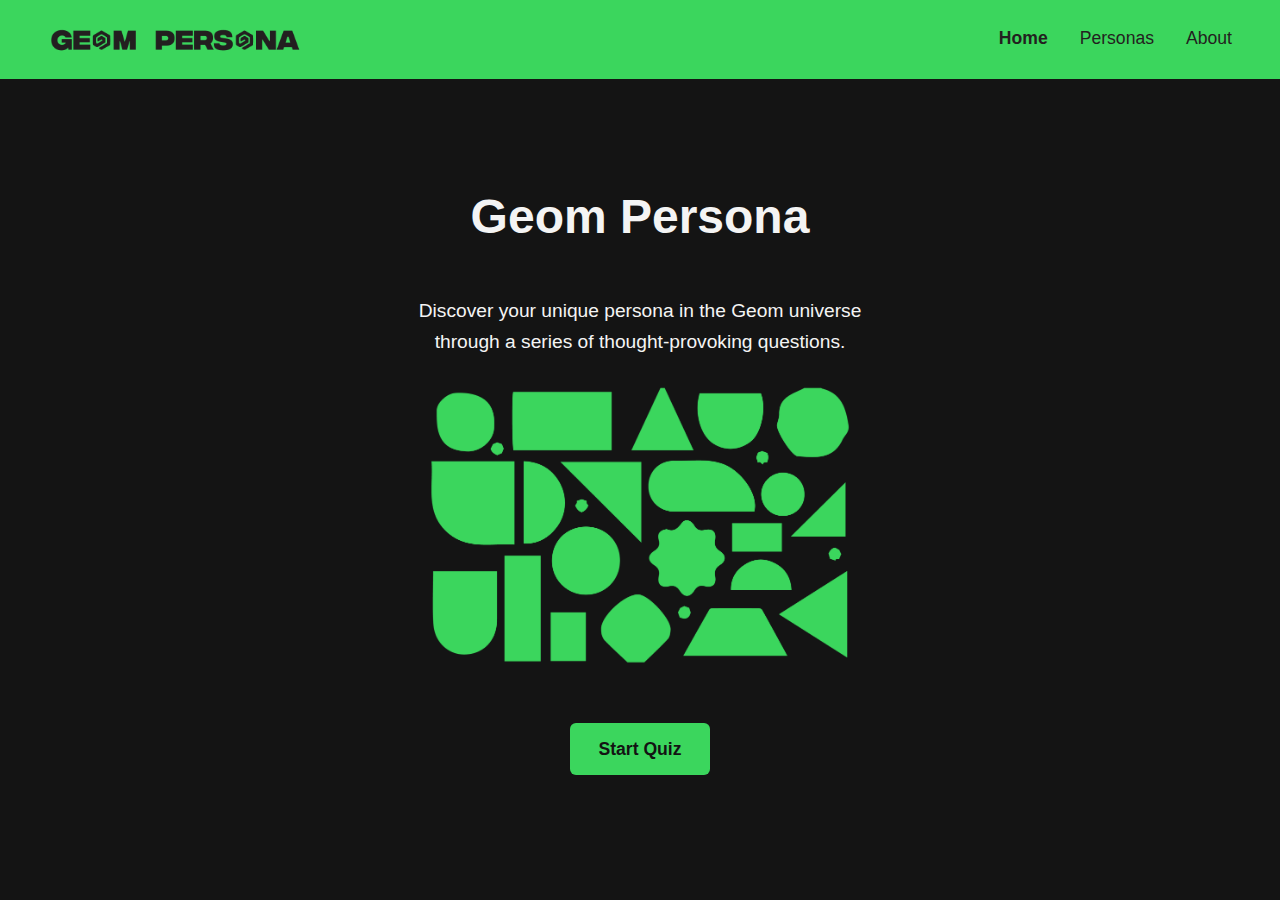
<file: index.html>
<!DOCTYPE html>
<html lang="en">
<head>
  <meta charset="UTF-8" />
  <meta name="viewport" content="width=device-width, initial-scale=1.0" />
  <title>Geom Persona</title>
  <link rel="stylesheet" href="styles.css" />
  <link rel="icon" href="img/window-logo-03.jpg" type="image/png">

  <meta name="google-site-verification" content="IeScyxXoXU30m2kM8QmAi6iOW16H9VBjpSIyrIDU1bo" />
  
</head>

<body>

  <nav class="navbar">
  <div class="nav-logo">
    <img src="img/logo-01.png" alt="Geom Persona Logo" style="width:20vw;vertical-align:middle;">
  </div>
  <ul class="nav-links">
    <li><a href="index.html" style="font-weight: bold;">Home</a></li>
    <li><a href="personas.html">Personas</a></li>
    <li><a href="about.html">About</a></li>
  </ul>
</nav>

  <div class="container">
    <h1 class="start-title">Geom Persona</h1>
    <div class="descbox">
    <p class="start-description">Discover your unique persona in the Geom universe through a series of thought-provoking questions.</p>
    <img src="img/start-pic-02.png" alt="Shapes Logo" class="start-pic">
    </div>
    <a href="quiz.html" id="startBtn" class="start-btn">Start Quiz</a>
</body>
</html>
</file>
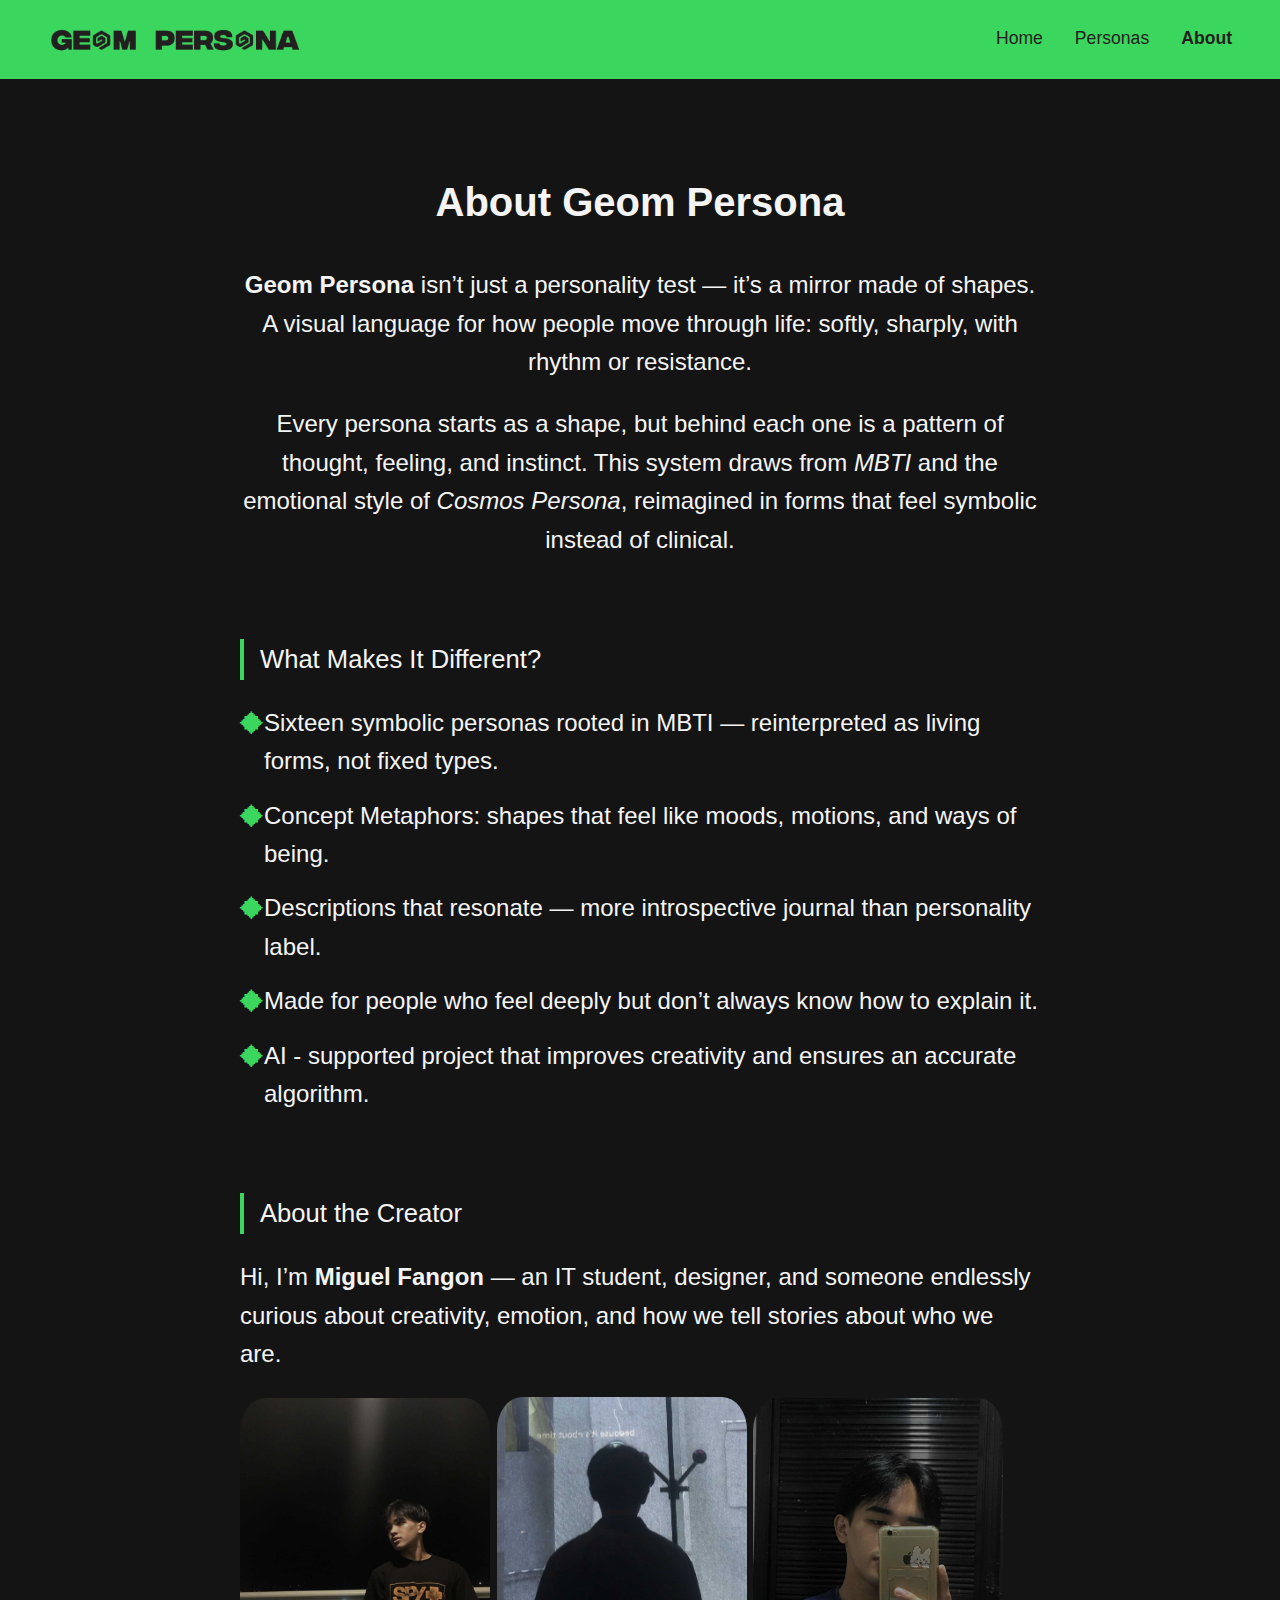
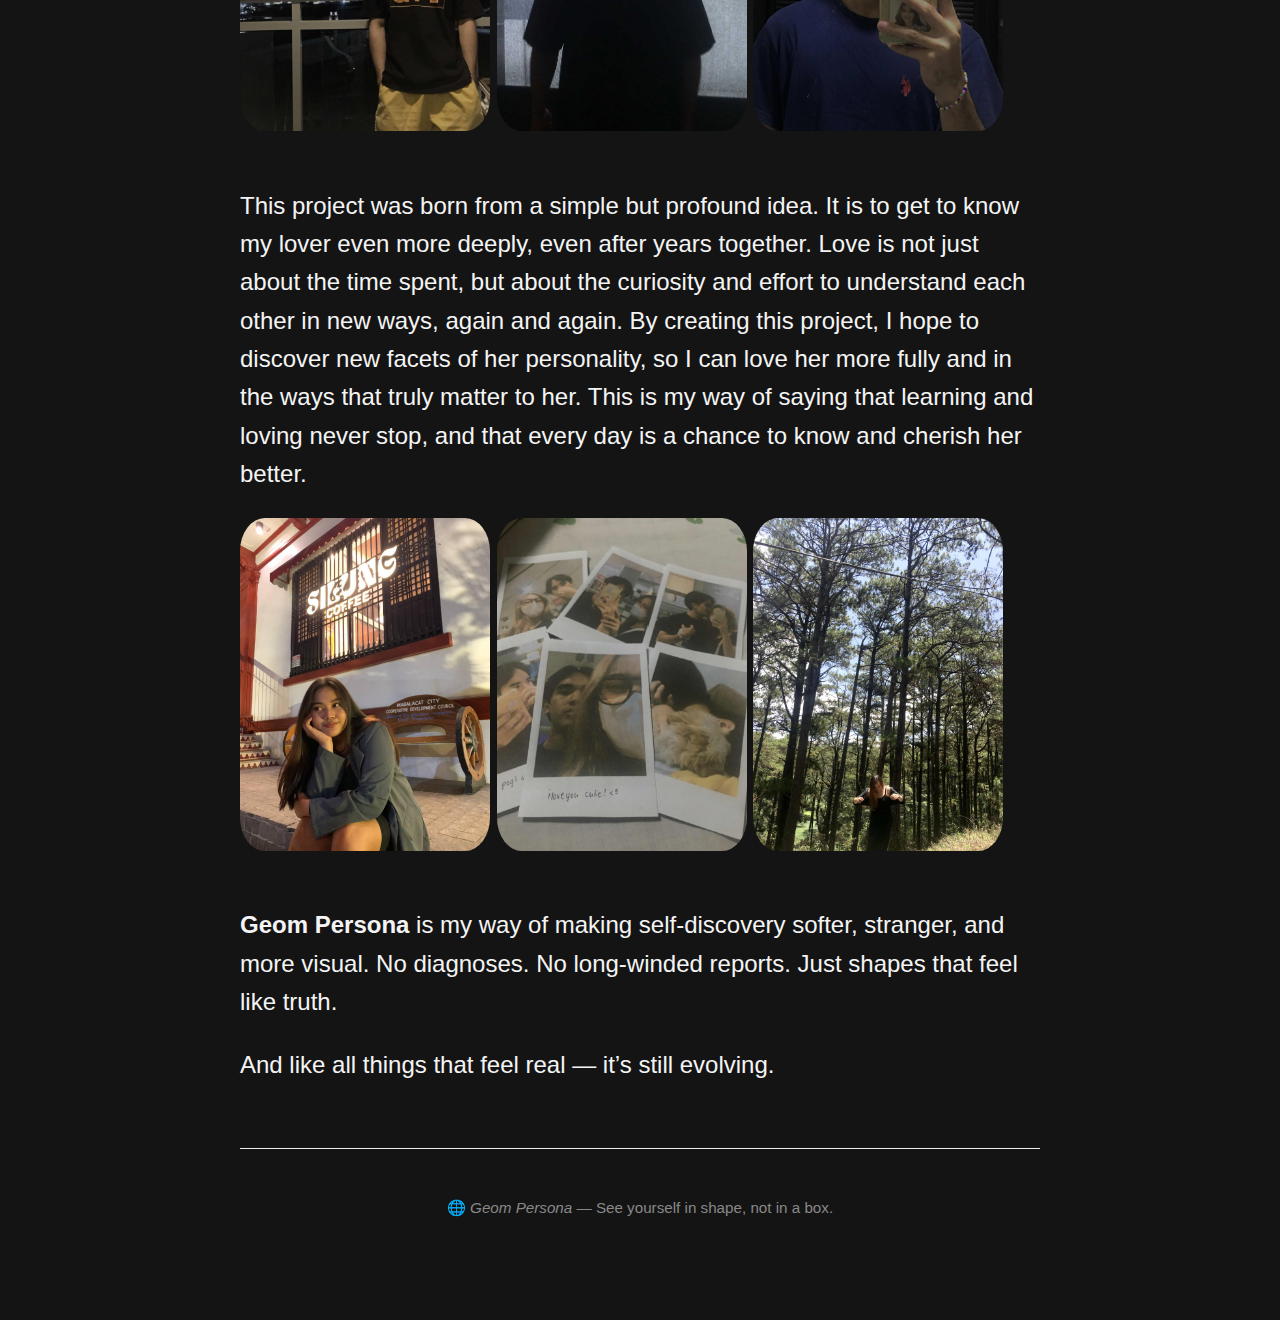
<file: about.html>
<!DOCTYPE html>
<html lang="en">
<head>
  <meta charset="UTF-8">
  <meta name="viewport" content="width=device-width, initial-scale=1">
  <title>About Geom Persona</title>
  <link rel="stylesheet" href="styles.css" />
  <link rel="icon" href="img/window-logo-03.jpg" type="image/png">
</head>
<body>

<nav class="navbar">
  <div class="nav-logo">
    <img src="img/logo-01.png" alt="Geom Persona Logo" style="width:20vw;vertical-align:middle;">
  </div>
  <ul class="nav-links">
    <li><a href="index.html">Home</a></li>
    <li><a href="personas.html">Personas</a></li>
    <li><a href="about.html" style="font-weight: bold;">About</a></li>
  </ul>
</nav>

<section class="about-container section-light">
  <h1 class="section-title">About Geom Persona</h1>

  <p class="intro-text"><strong>Geom Persona</strong> isn’t just a personality test — it’s a mirror made of shapes. A visual language for how people move through life: softly, sharply, with rhythm or resistance.</p>

  <p class="intro-text">Every persona starts as a shape, but behind each one is a pattern of thought, feeling, and instinct. This system draws from <em>MBTI</em> and the emotional style of <em>Cosmos Persona</em>, reimagined in forms that feel symbolic instead of clinical.</p>

  <h2 class="subheading">What Makes It Different?</h2>
  <ul class="feature-list">
    <li> Sixteen symbolic personas rooted in MBTI — reinterpreted as living forms, not fixed types.</li>
    <li> Concept Metaphors: shapes that feel like moods, motions, and ways of being.</li>
    <li> Descriptions that resonate — more introspective journal than personality label.</li>
    <li> Made for people who feel deeply but don’t always know how to explain it.</li>
    <li> AI - supported project that improves creativity and ensures an accurate algorithm.</li>
  </ul>

  <h2 class="subheading">About the Creator</h2>
  <p class="creator-text">Hi, I’m <strong>Miguel Fangon</strong> — an IT student, designer, and someone endlessly curious about creativity, emotion, and how we tell stories about who we are.</p>

  <img src="img/my-img.jpg" alt="About the Creator" style="max-width:250px; border-radius:10%; margin-bottom:20px;">
  <img src="img/my-img2.jpg" alt="About the Creator" style="max-width:250px; border-radius:10%; margin-bottom:20px;">
  <img src="img/my-img3.jpg" alt="About the Creator" style="max-width:250px; border-radius:10%; margin-bottom:20px;">
  <p>
    This project was born from a simple but profound idea. It is to get to know my lover even more deeply, even after years together. Love is not just about the time spent, but about the curiosity and effort to understand each other in new ways, again and again. By creating this project, I hope to discover new facets of her personality, so I can love her more fully and in the ways that truly matter to her. This is my way of saying that learning and loving never stop, and that every day is a chance to know and cherish her better.
  </p>

  <img src="img/about-img2.jpg" alt="About the Creator" style="max-width:250px; border-radius:10%; margin-bottom:20px;">
  <img src="img/about-img.jpg" alt="About the Creator" style="max-width:250px; border-radius:10%; margin-bottom:20px;">
  <img src="img/about-img3.jpg" alt="About the Creator" style="max-width:250px; border-radius:10%; margin-bottom:20px;">

  <p class="creator-text"><strong>Geom Persona</strong> is my way of making self-discovery softer, stranger, and more visual. No diagnoses. No long-winded reports. Just shapes that feel like truth.</p>

  <p class="creator-text">And like all things that feel real — it’s still evolving.</p>

  <footer class="about-footer">
    <p>🌐 <em>Geom Persona</em> — See yourself in shape, not in a box.</p>
  </footer>
</section>



</body>
</html>
</file>
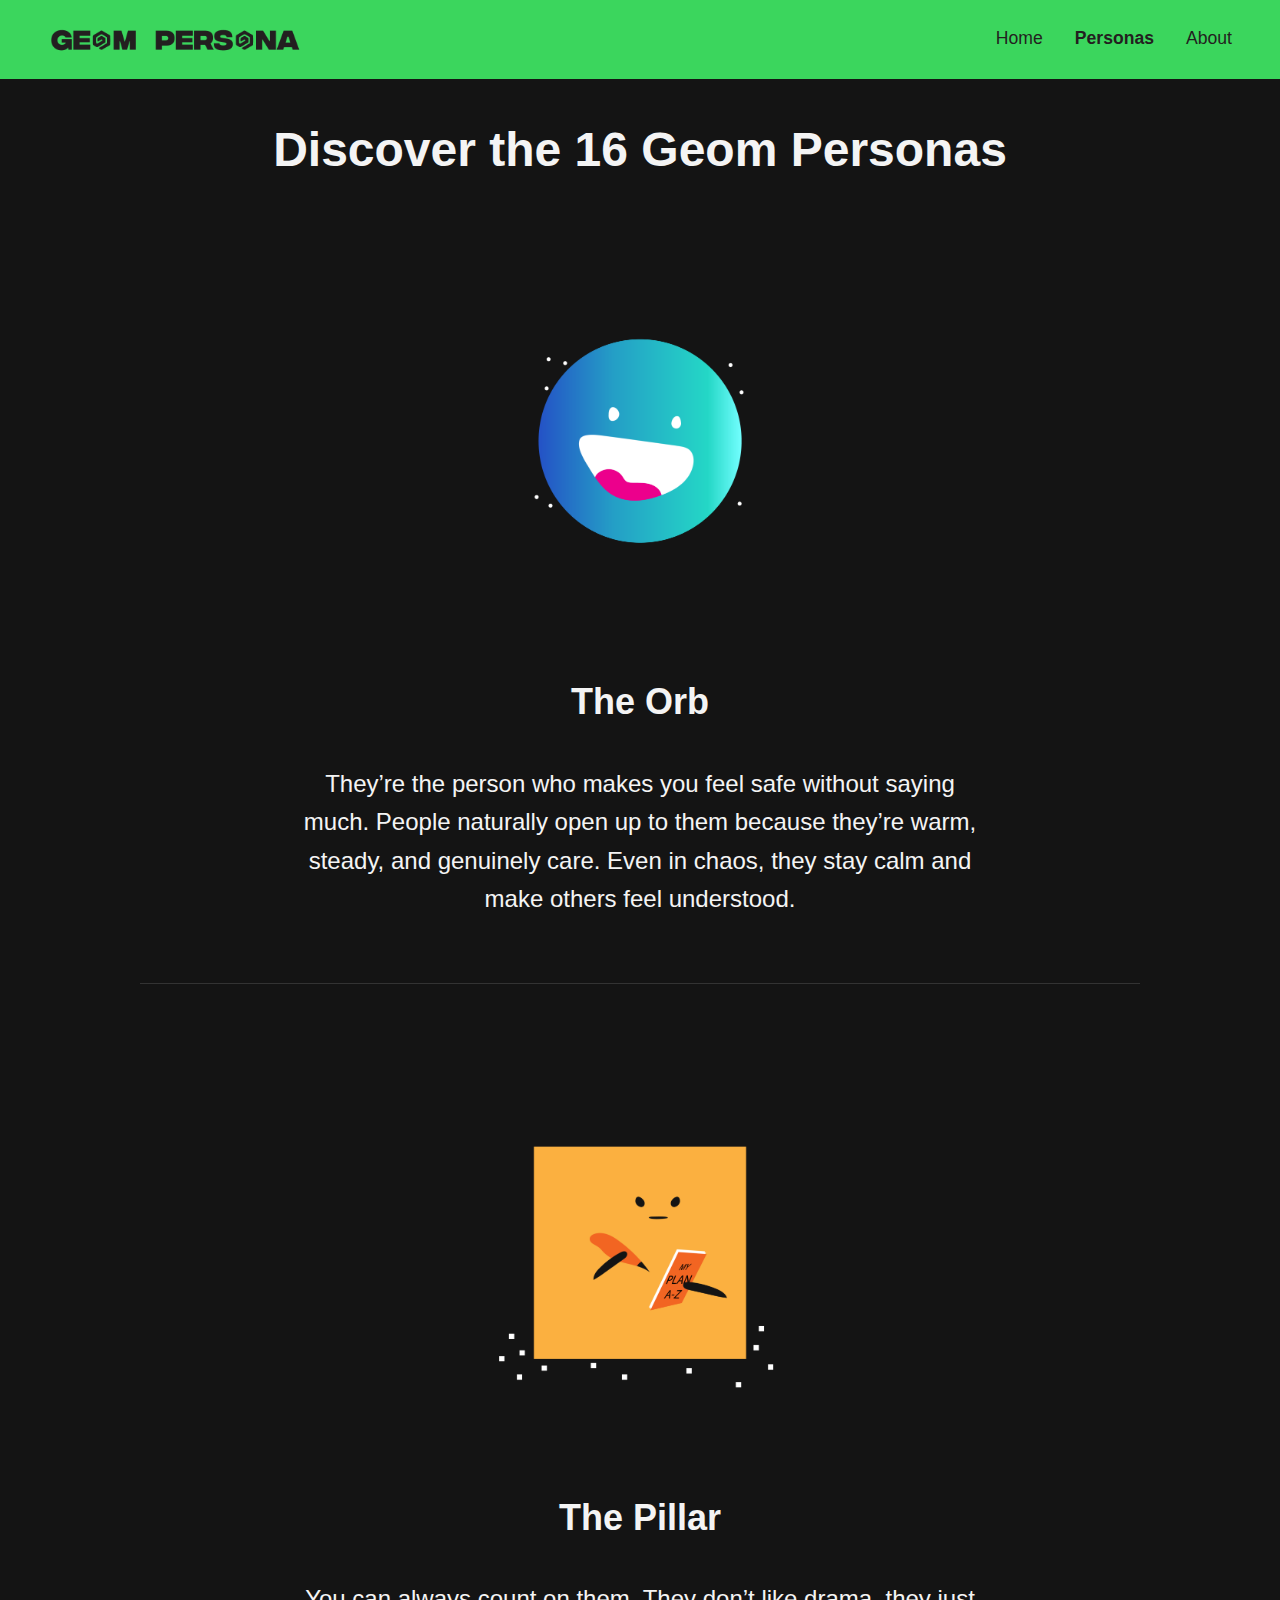
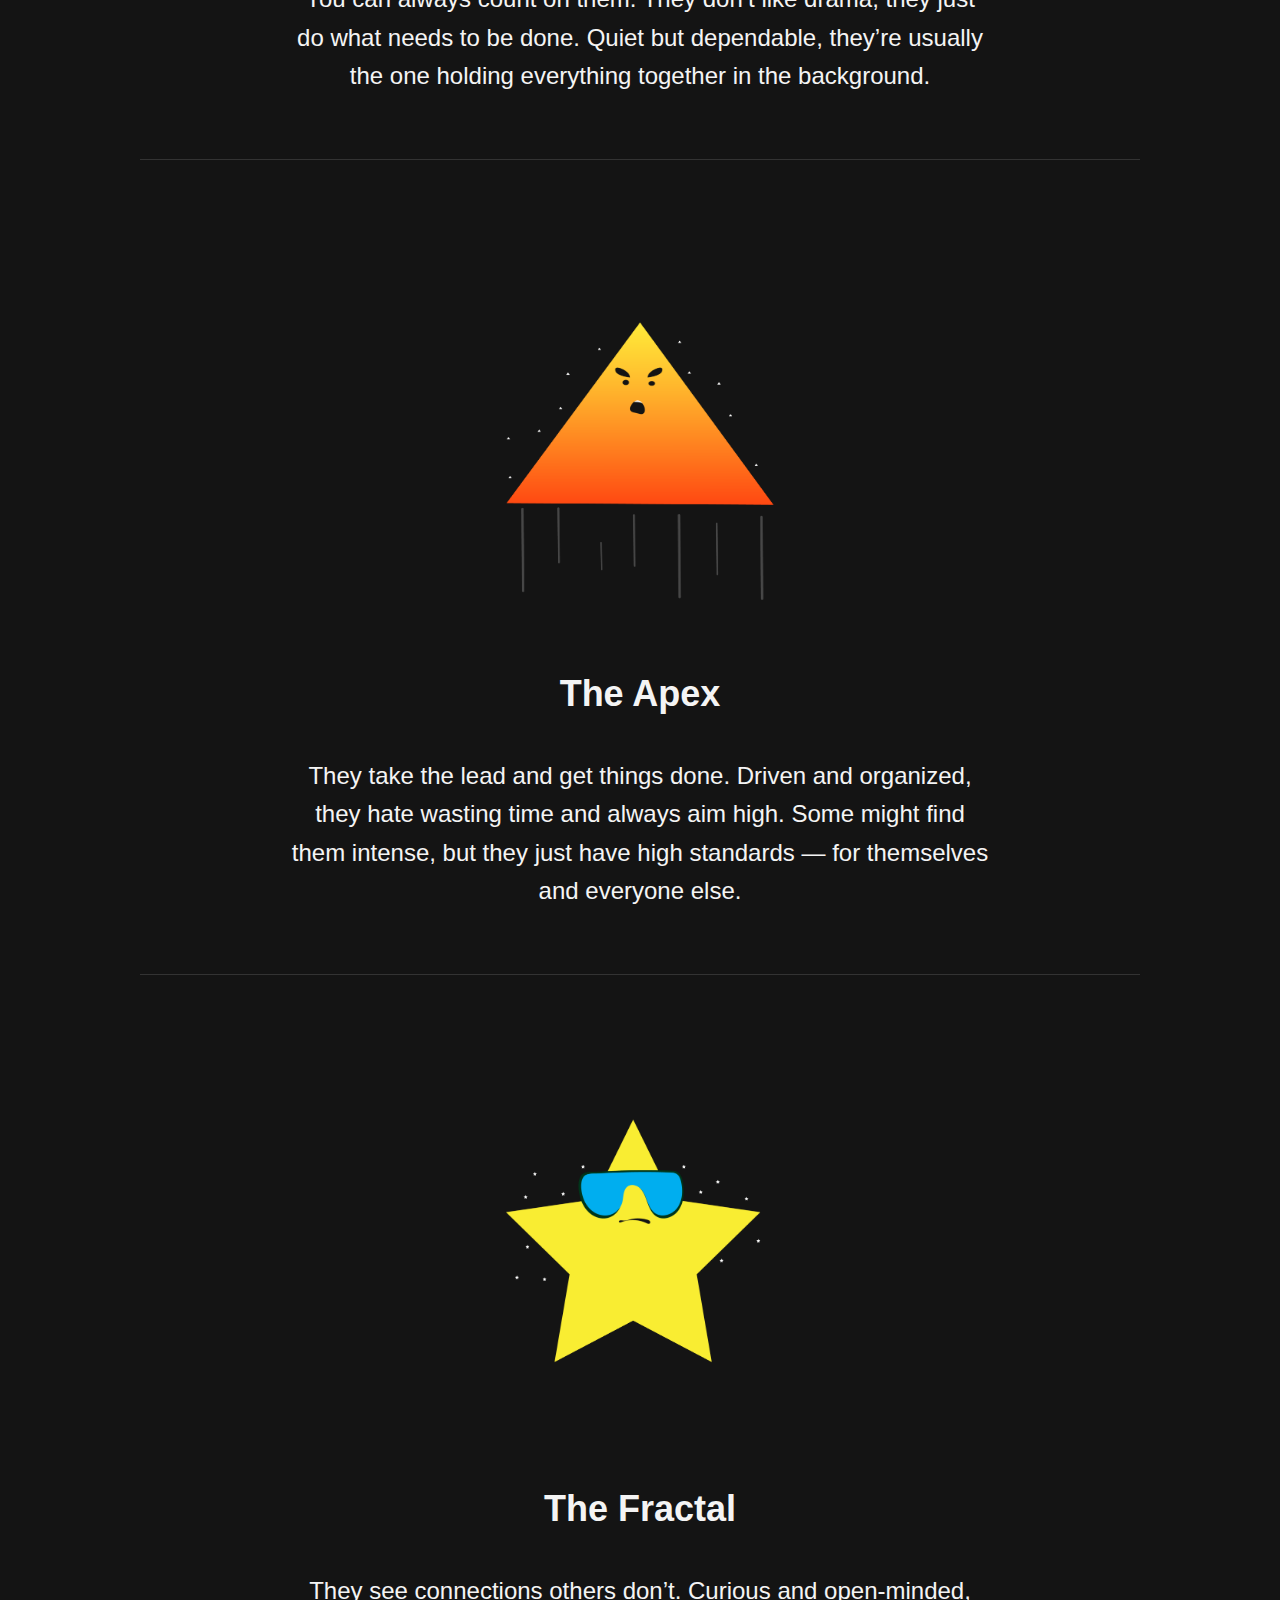
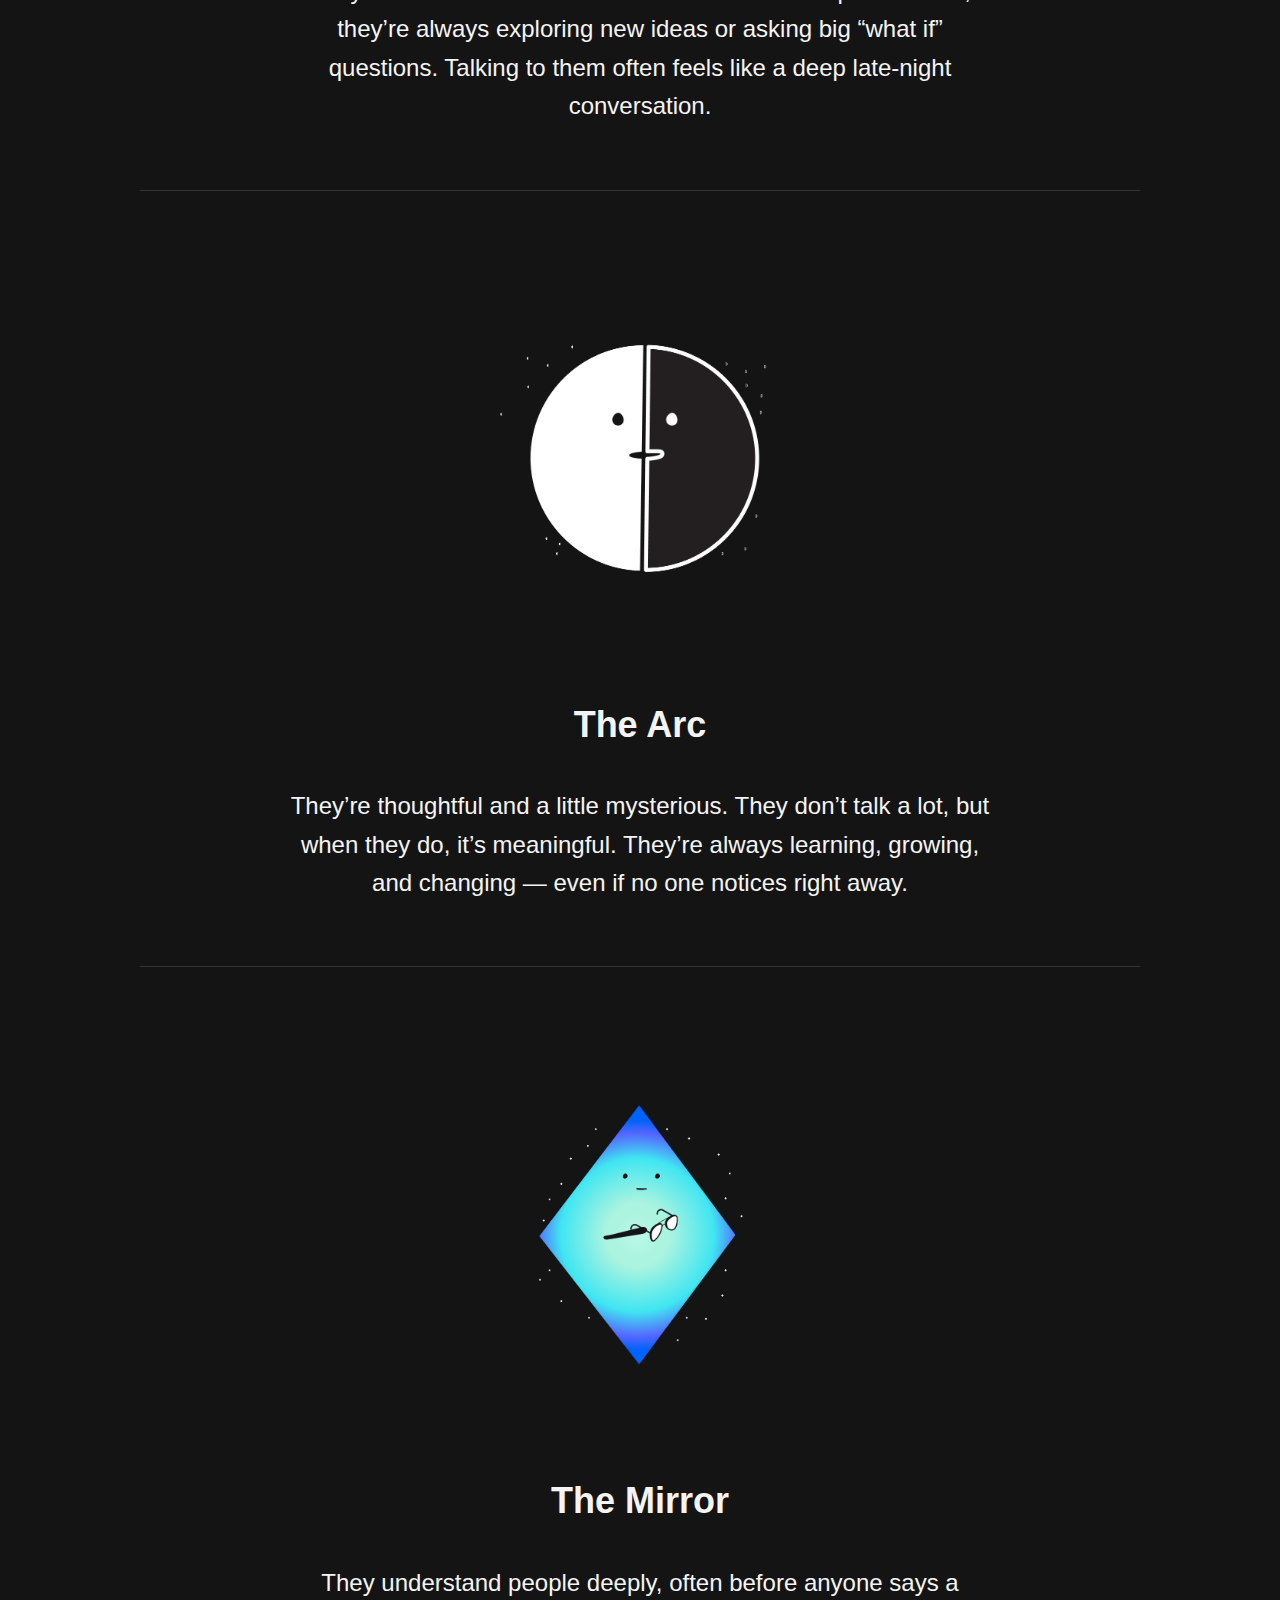
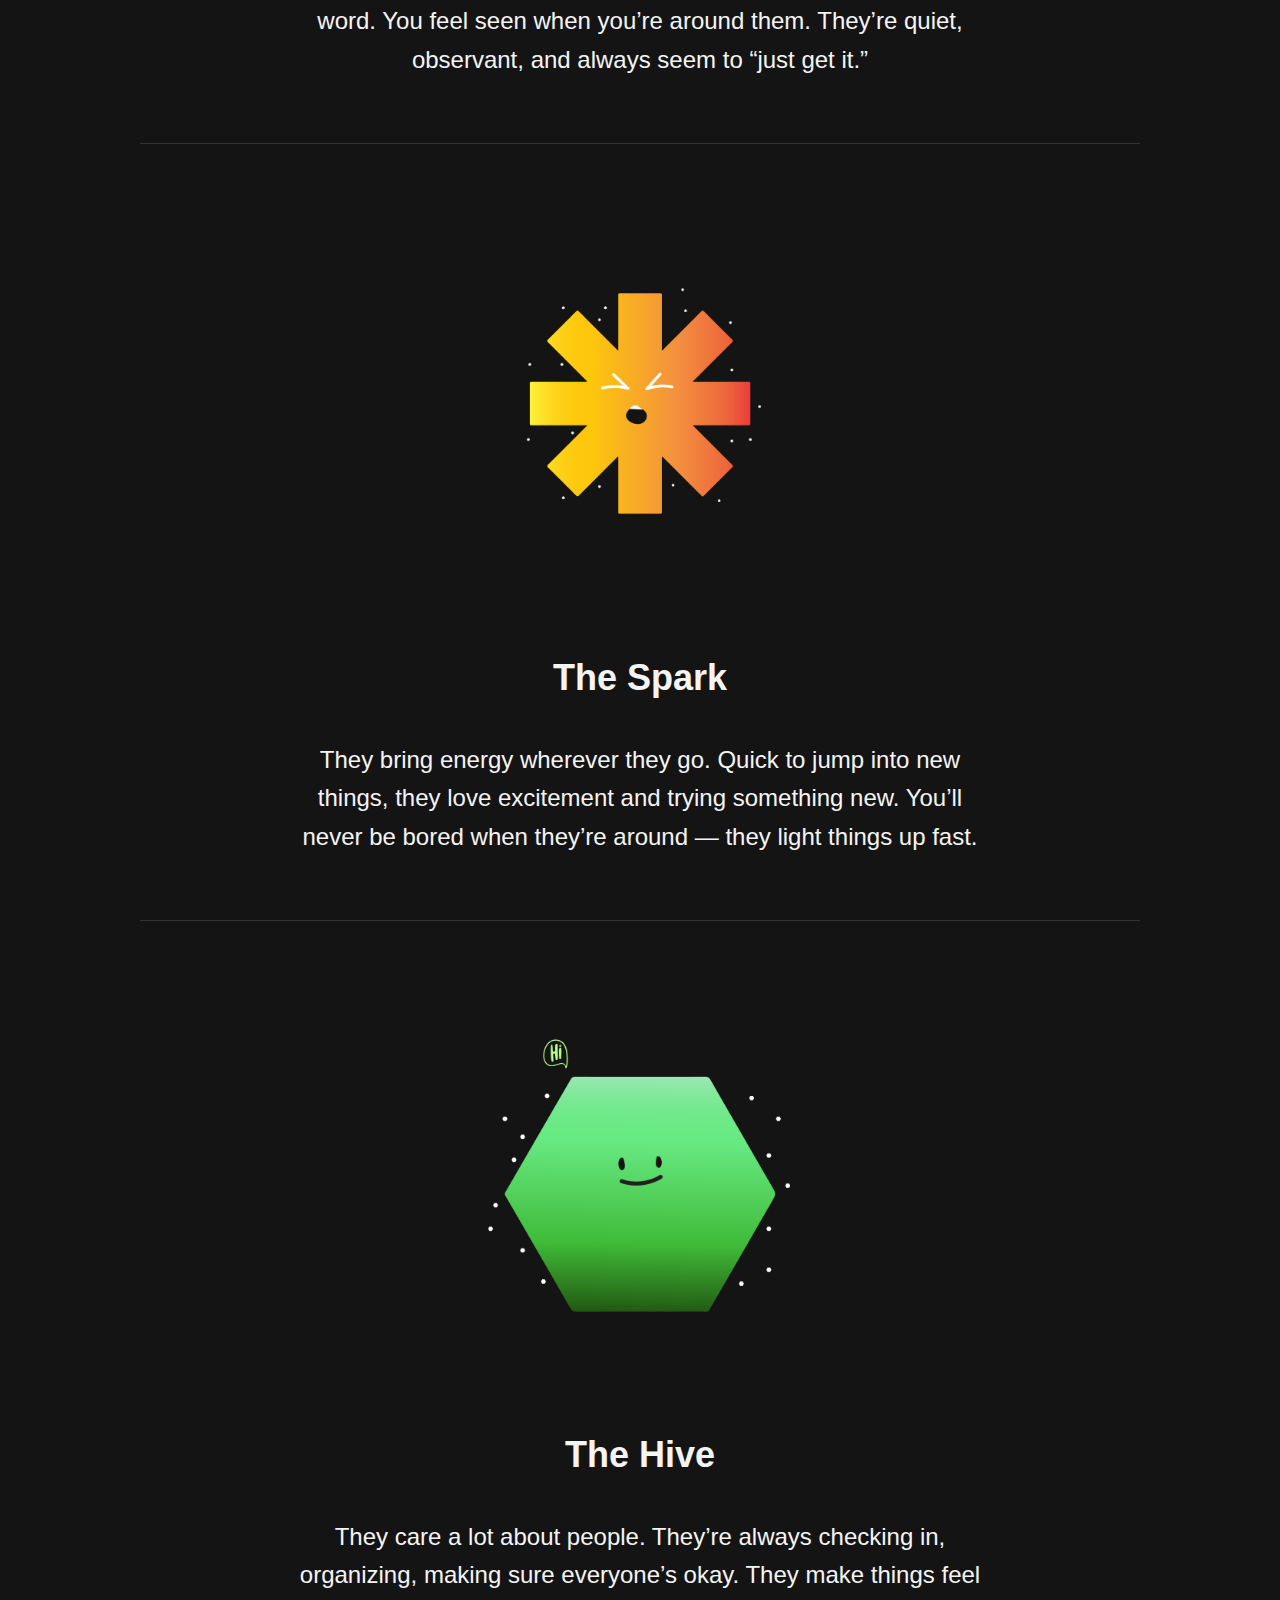
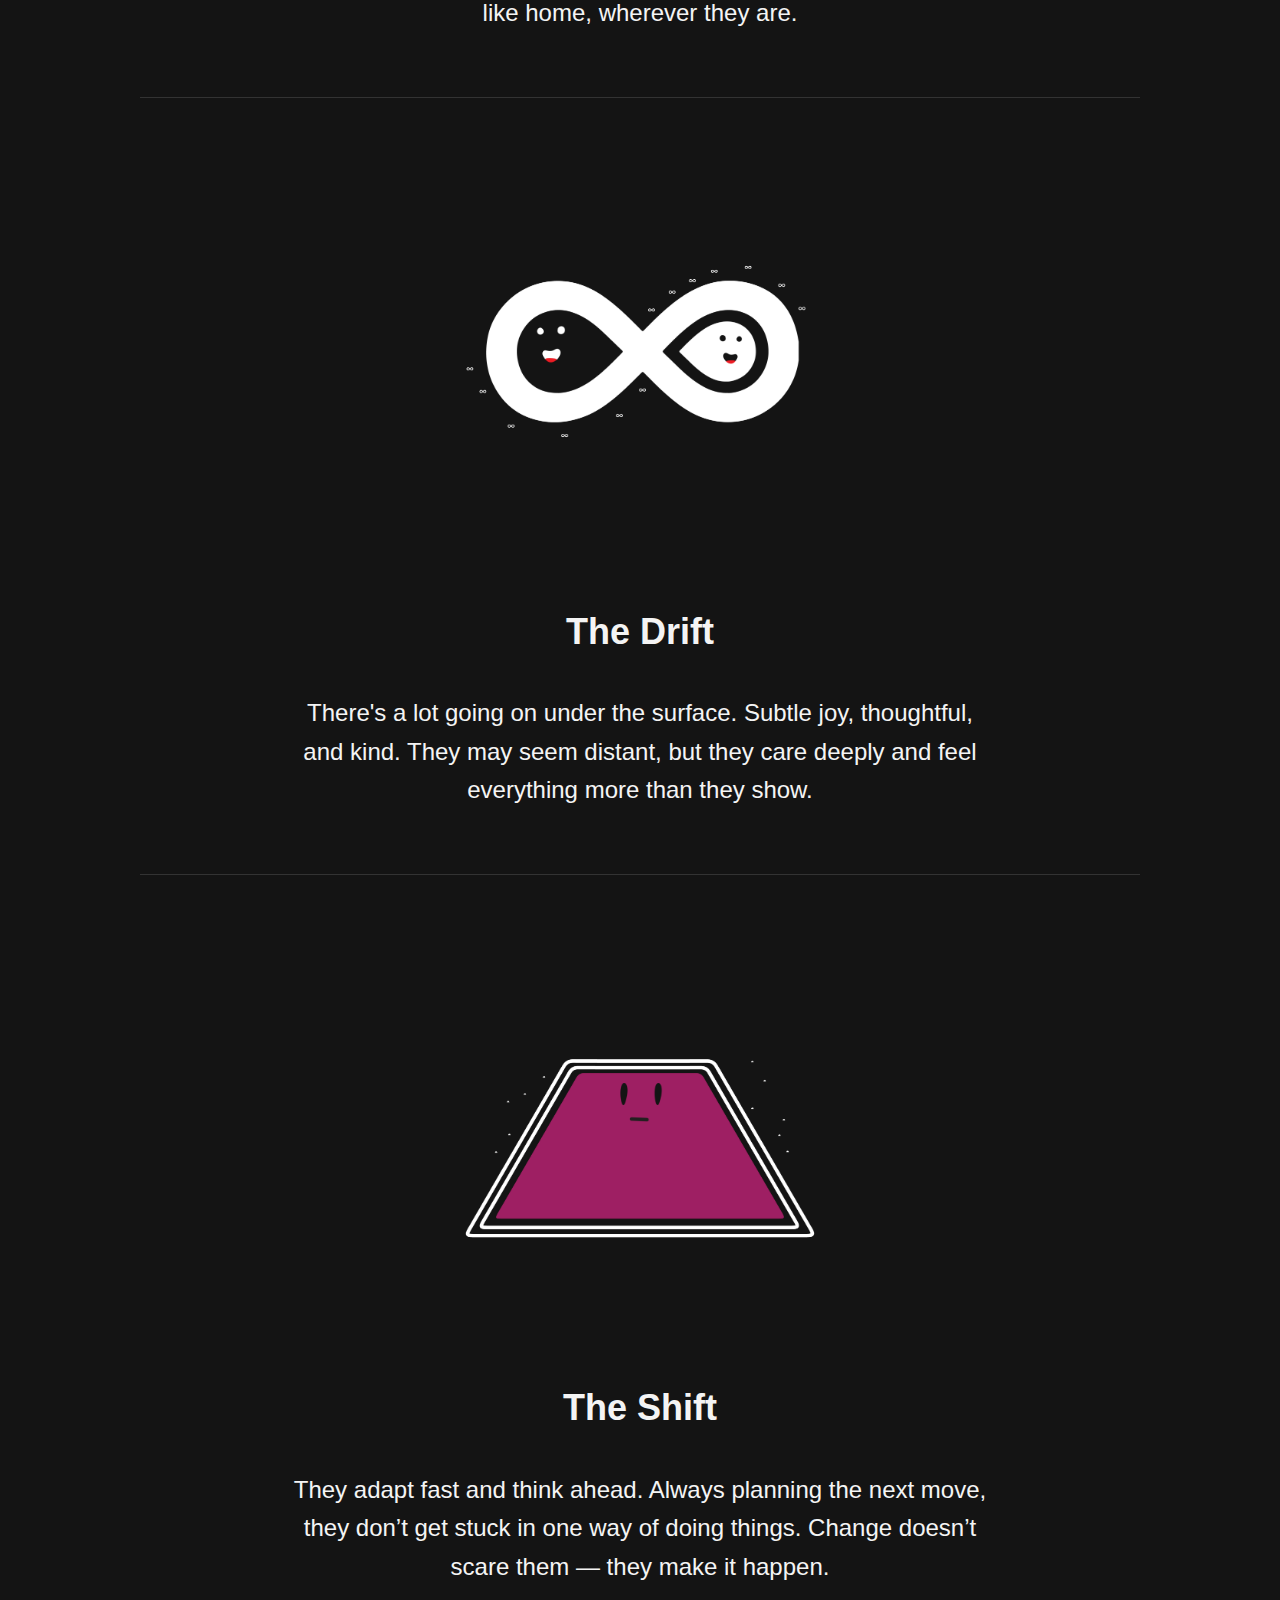
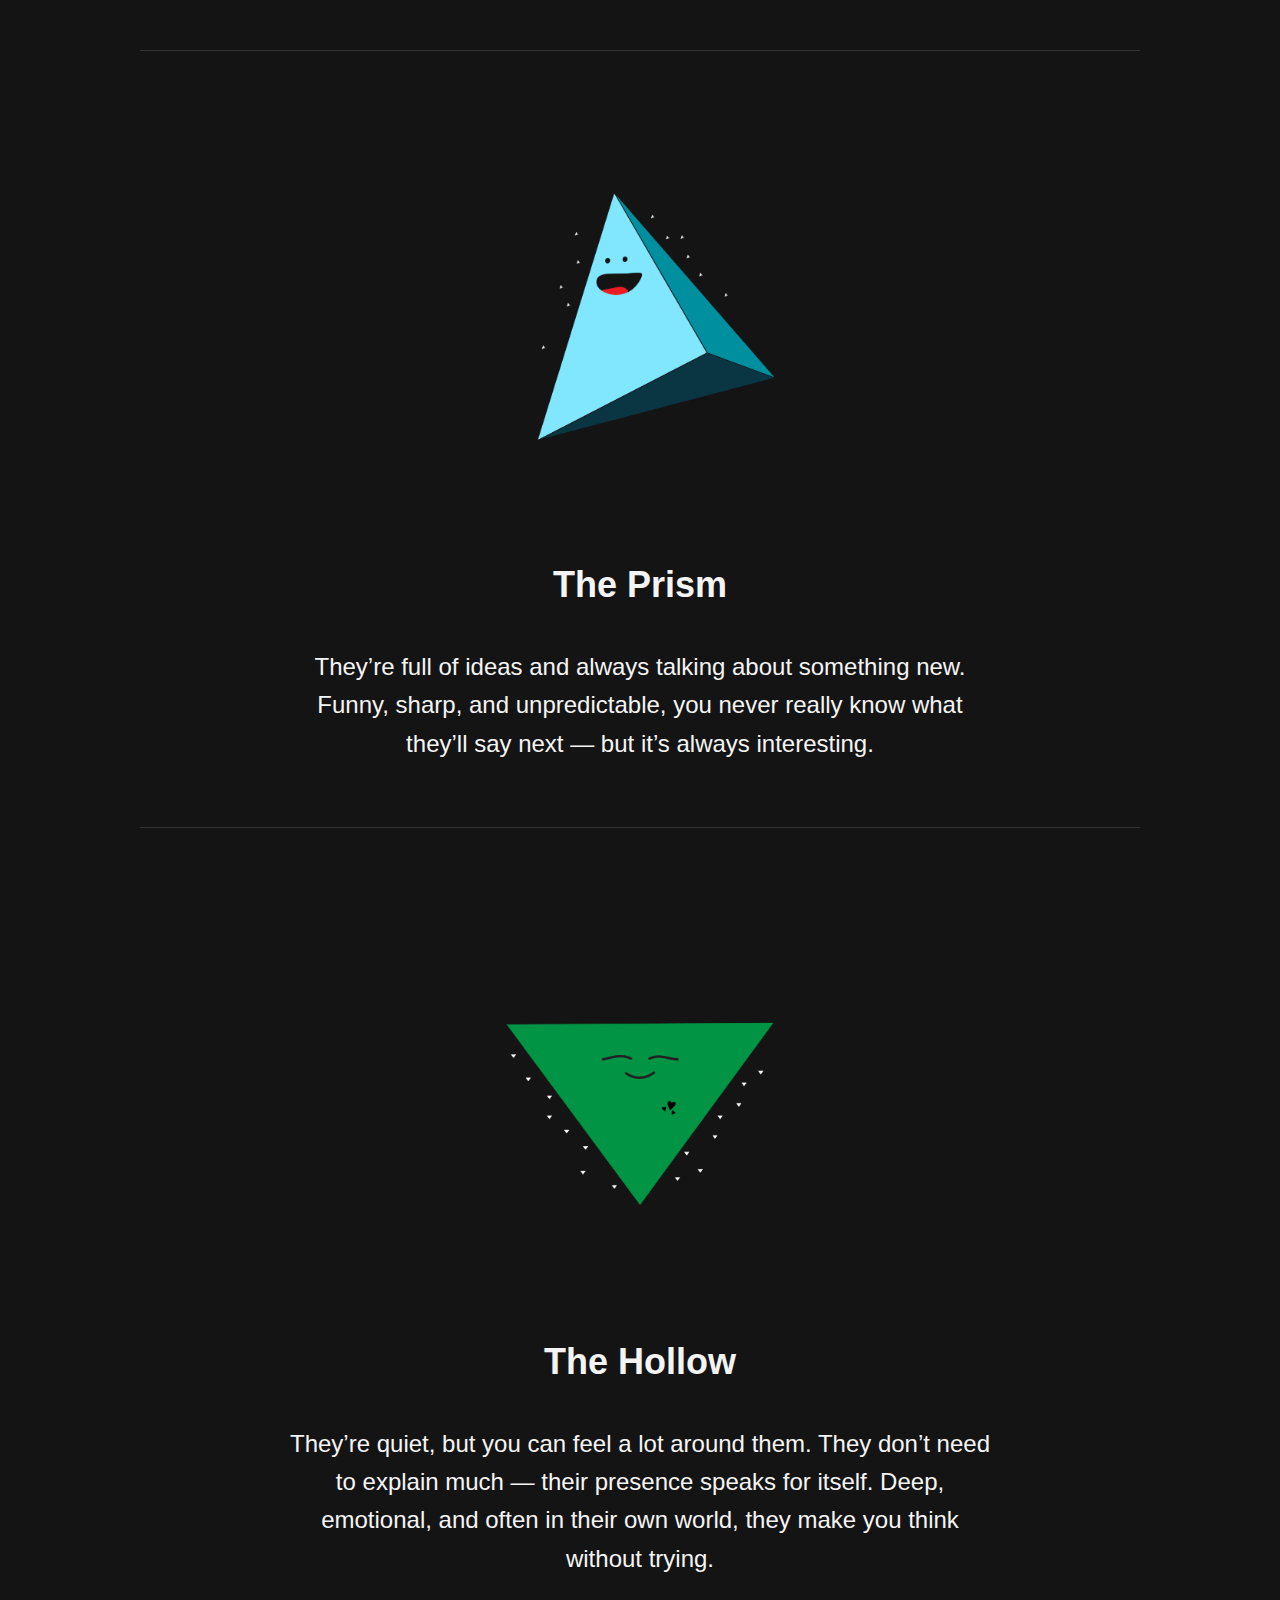
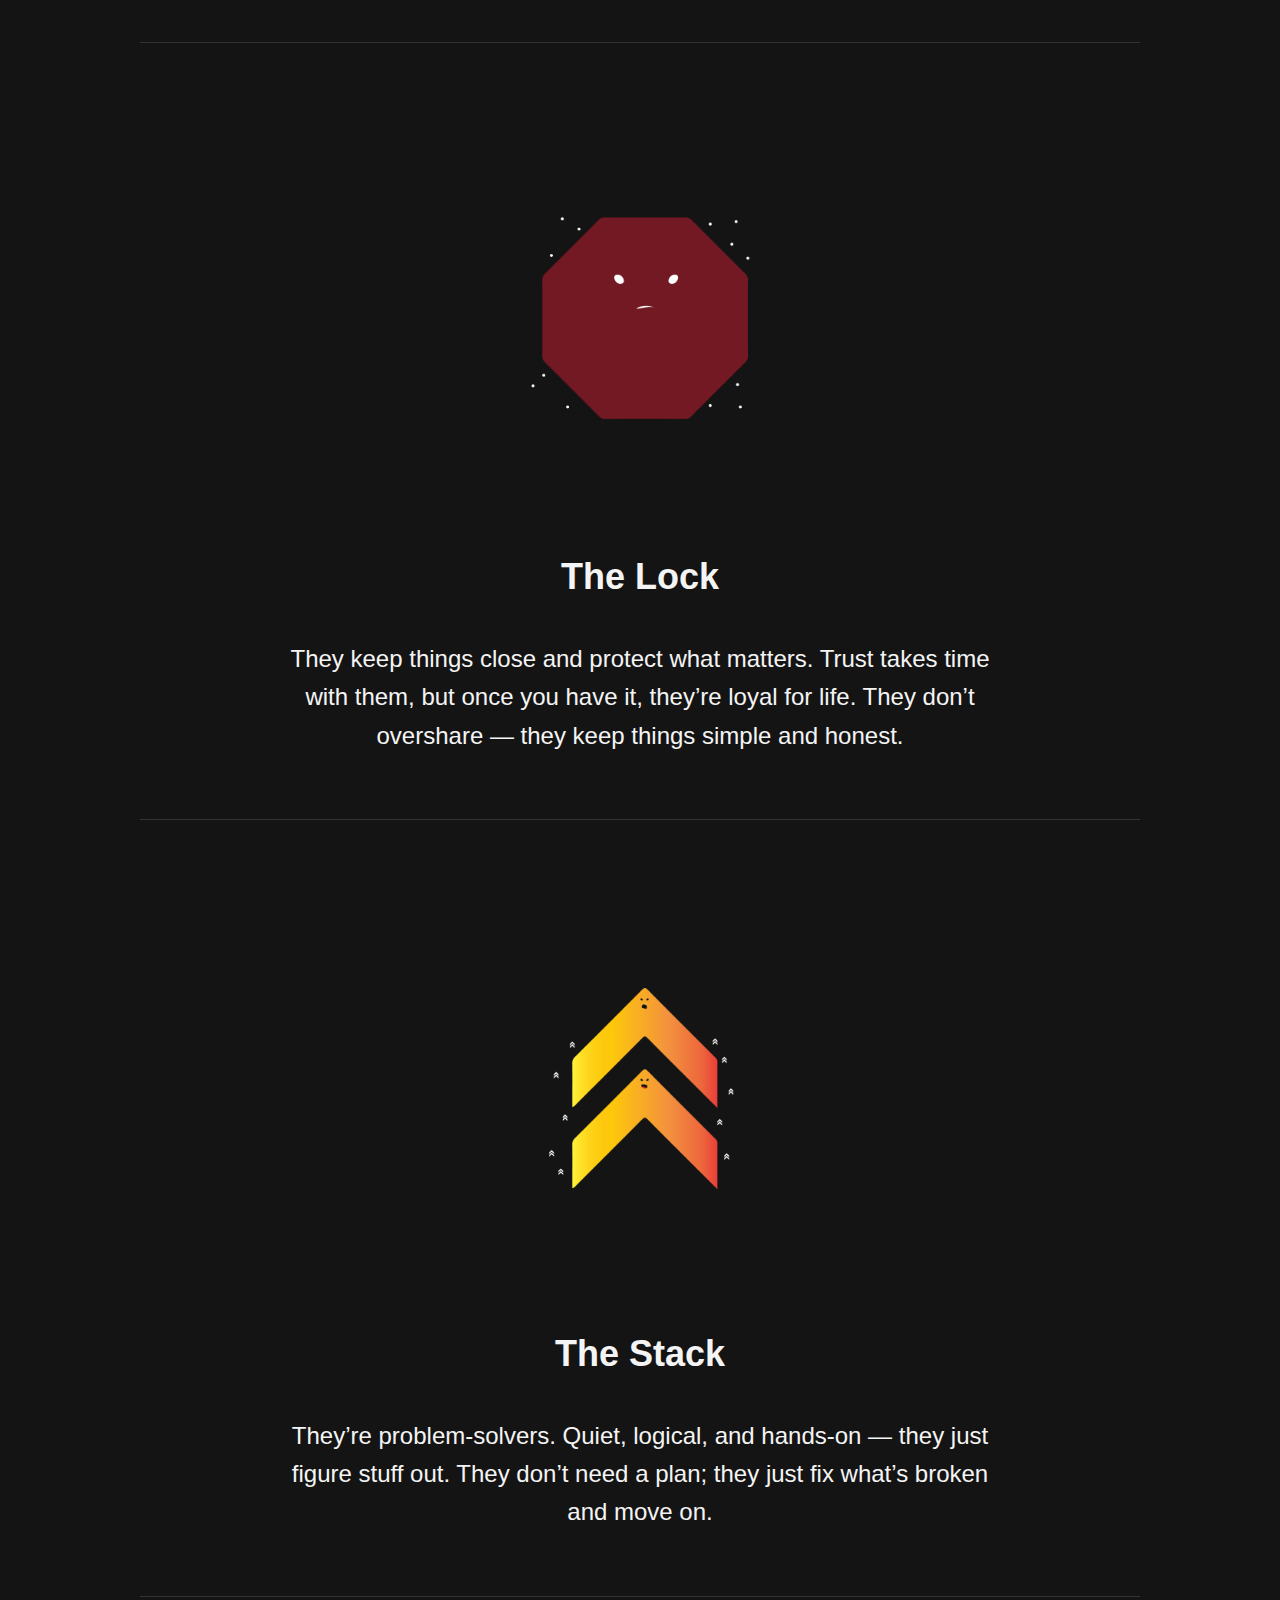
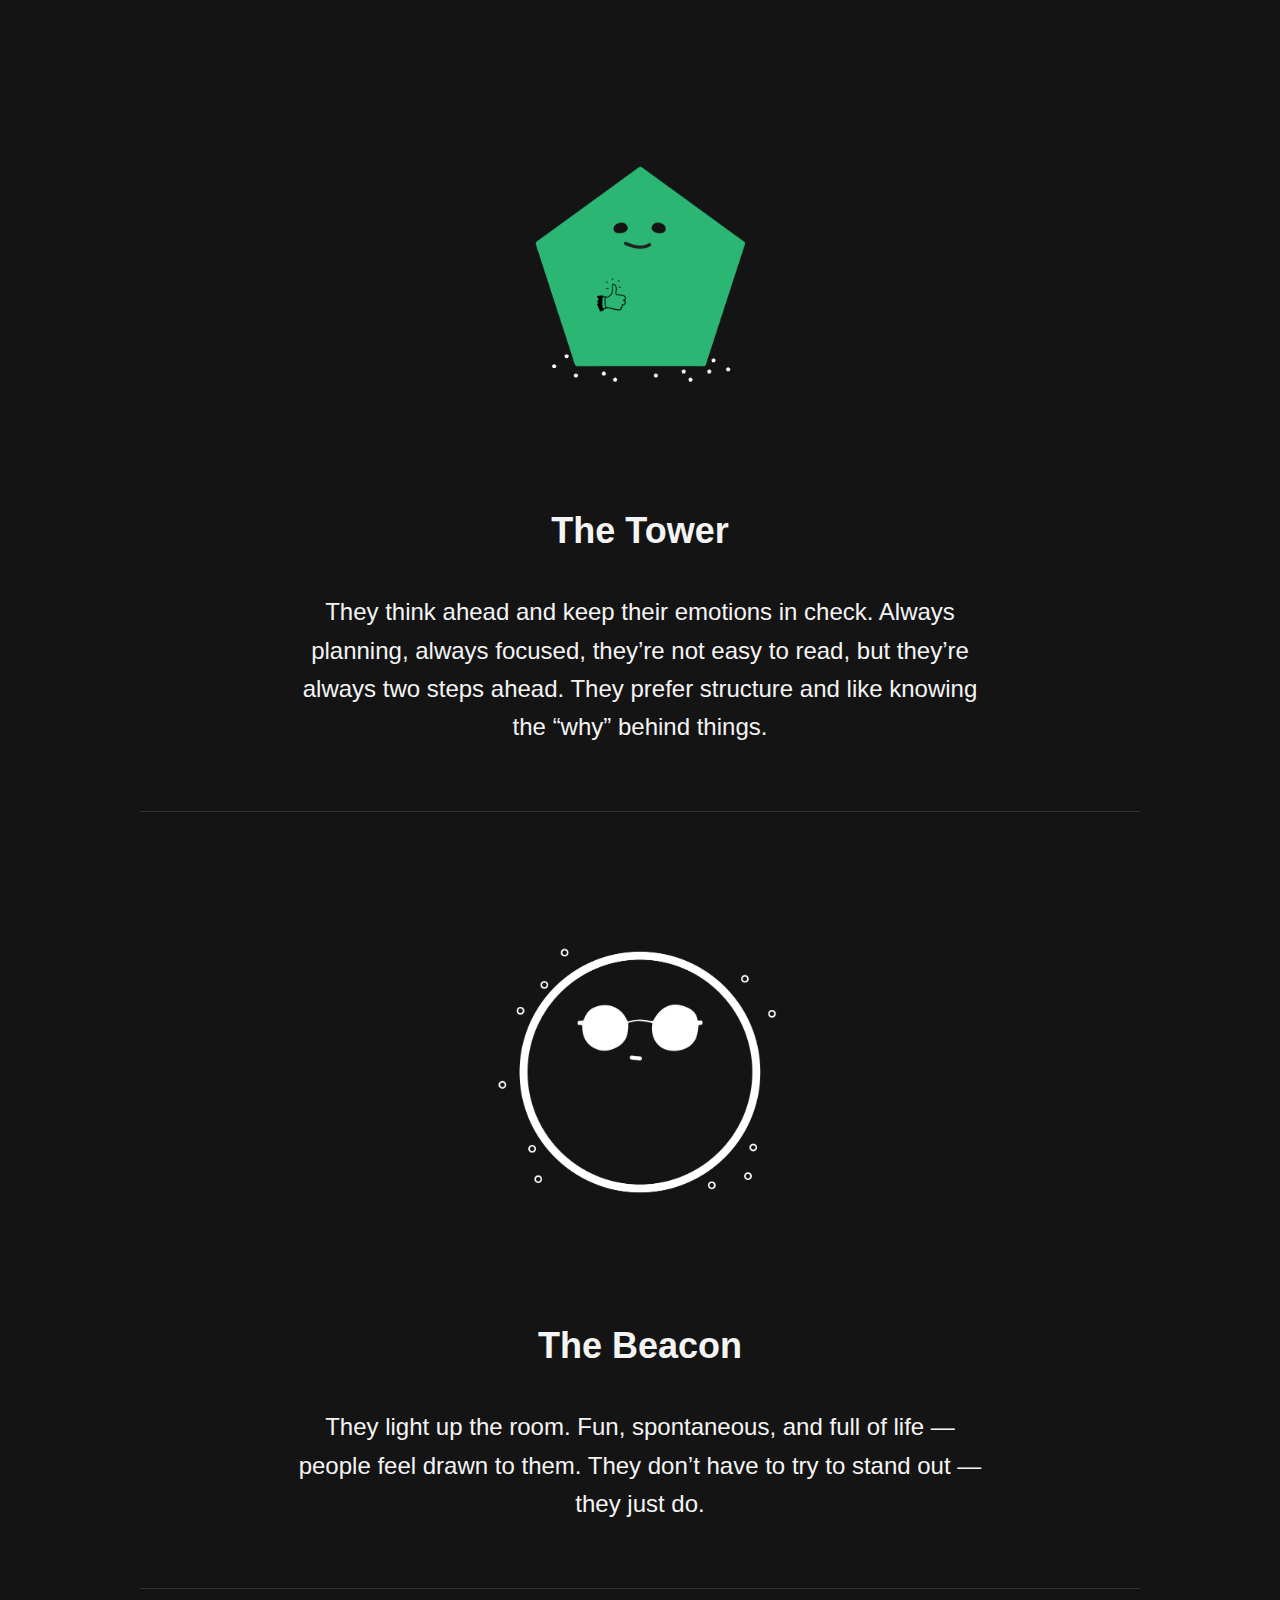
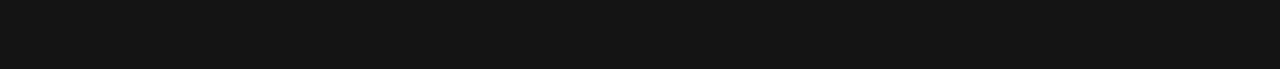
<file: personas.html>
<!DOCTYPE html>
<html lang="en">
<head>
  <meta charset="UTF-8" />
  <meta name="viewport" content="width=device-width, initial-scale=1.0" />
  <title>Geom Personas</title>
  <link rel="stylesheet" href="styles.css" />
  <link rel="icon" href="img/window-logo-03.jpg" type="image/png">
</head>
<body>

    <nav class="navbar">
  <div class="nav-logo">
    <img src="img/logo-01.png" alt="Geom Persona Logo" style="width:20vw;vertical-align:middle;">
  </div>
  <ul class="nav-links">
    <li><a href="index.html">Home</a></li>
    <li><a href="personas.html" style="font-weight: bold;">Personas</a></li>
    <li><a href="about.html">About</a></li>
  </ul>
</nav>

  <div class="container">
    <h1>Discover the 16 Geom Personas</h1>

   <div class="geom-persona"><img class="persona-img" src="img/solo-persona-01.png" alt="The Orb">
  <h2>The Orb</h2>
  <p>They’re the person who makes you feel safe without saying much. People naturally open up to them because they’re warm, steady, and genuinely care. Even in chaos, they stay calm and make others feel understood.</p>
</div>

<div class="geom-persona"><img class="persona-img" src="img/solo-persona-02.png" alt="The Pillar">
  <h2>The Pillar</h2>
  <p>You can always count on them. They don’t like drama, they just do what needs to be done. Quiet but dependable, they’re usually the one holding everything together in the background.</p>
</div>

<div class="geom-persona"><img class="persona-img" src="img/solo-persona-03.png" alt="The Apex">
  <h2>The Apex</h2>
  <p>They take the lead and get things done. Driven and organized, they hate wasting time and always aim high. Some might find them intense, but they just have high standards — for themselves and everyone else.</p>
</div>

<div class="geom-persona"><img class="persona-img" src="img/solo-persona-04.png" alt="The Fractal">
  <h2>The Fractal</h2>
  <p>They see connections others don’t. Curious and open-minded, they’re always exploring new ideas or asking big “what if” questions. Talking to them often feels like a deep late-night conversation.</p>
</div>

<div class="geom-persona"><img class="persona-img" src="img/solo-persona-05.png" alt="The Arc">
  <h2>The Arc</h2>
  <p>They’re thoughtful and a little mysterious. They don’t talk a lot, but when they do, it’s meaningful. They’re always learning, growing, and changing — even if no one notices right away.</p>
</div>

<div class="geom-persona"><img class="persona-img" src="img/solo-persona-06.png" alt="The Mirror">
  <h2>The Mirror</h2>
  <p>They understand people deeply, often before anyone says a word. You feel seen when you’re around them. They’re quiet, observant, and always seem to “just get it.”</p>
</div>

<div class="geom-persona"><img class="persona-img" src="img/solo-persona-07.png" alt="The Spark">
  <h2>The Spark</h2>
  <p>They bring energy wherever they go. Quick to jump into new things, they love excitement and trying something new. You’ll never be bored when they’re around — they light things up fast.</p>
</div>

<div class="geom-persona"><img class="persona-img" src="img/solo-persona-08.png" alt="The Hive">
  <h2>The Hive</h2>
  <p>They care a lot about people. They’re always checking in, organizing, making sure everyone’s okay. They make things feel like home, wherever they are.</p>
</div>

<div class="geom-persona"><img class="persona-img" src="img/solo-persona-10.png" alt="The Drift">
  <h2>The Drift</h2>
  <p>There's a lot going on under the surface. Subtle joy, thoughtful, and kind. They may seem distant, but they care deeply and feel everything more than they show.</p>
</div>

<div class="geom-persona"><img class="persona-img" src="img/solo-persona-09.png" alt="The Shift">
  <h2>The Shift</h2>
  <p>They adapt fast and think ahead. Always planning the next move, they don’t get stuck in one way of doing things. Change doesn’t scare them — they make it happen.</p>
</div>

<div class="geom-persona"><img class="persona-img" src="img/solo-persona-11.png" alt="The Prism">
  <h2>The Prism</h2>
  <p>They’re full of ideas and always talking about something new. Funny, sharp, and unpredictable, you never really know what they’ll say next — but it’s always interesting.</p>
</div>

<div class="geom-persona"><img class="persona-img" src="img/solo-persona-12.png" alt="The Hollow">
  <h2>The Hollow</h2>
  <p>They’re quiet, but you can feel a lot around them. They don’t need to explain much — their presence speaks for itself. Deep, emotional, and often in their own world, they make you think without trying.</p>
</div>

<div class="geom-persona"><img class="persona-img" src="img/solo-persona-13.png" alt="The Lock">
  <h2>The Lock</h2>
  <p>They keep things close and protect what matters. Trust takes time with them, but once you have it, they’re loyal for life. They don’t overshare — they keep things simple and honest.</p>
</div>

<div class="geom-persona"><img class="persona-img" src="img/solo-persona-14.png" alt="The Stack">
  <h2>The Stack</h2>
  <p>They’re problem-solvers. Quiet, logical, and hands-on — they just figure stuff out. They don’t need a plan; they just fix what’s broken and move on.</p>
</div>

<div class="geom-persona"><img class="persona-img" src="img/solo-persona-15.png" alt="The Tower">
  <h2>The Tower</h2>
  <p>They think ahead and keep their emotions in check. Always planning, always focused, they’re not easy to read, but they’re always two steps ahead. They prefer structure and like knowing the “why” behind things.</p>
</div>

<div class="geom-persona"><img class="persona-img" src="img/solo-persona-16.png" alt="The Beacon">
  <h2>The Beacon</h2>
  <p>They light up the room. Fun, spontaneous, and full of life — people feel drawn to them. They don’t have to try to stand out — they just do.</p>
</div>

</body>
</html>
</file>
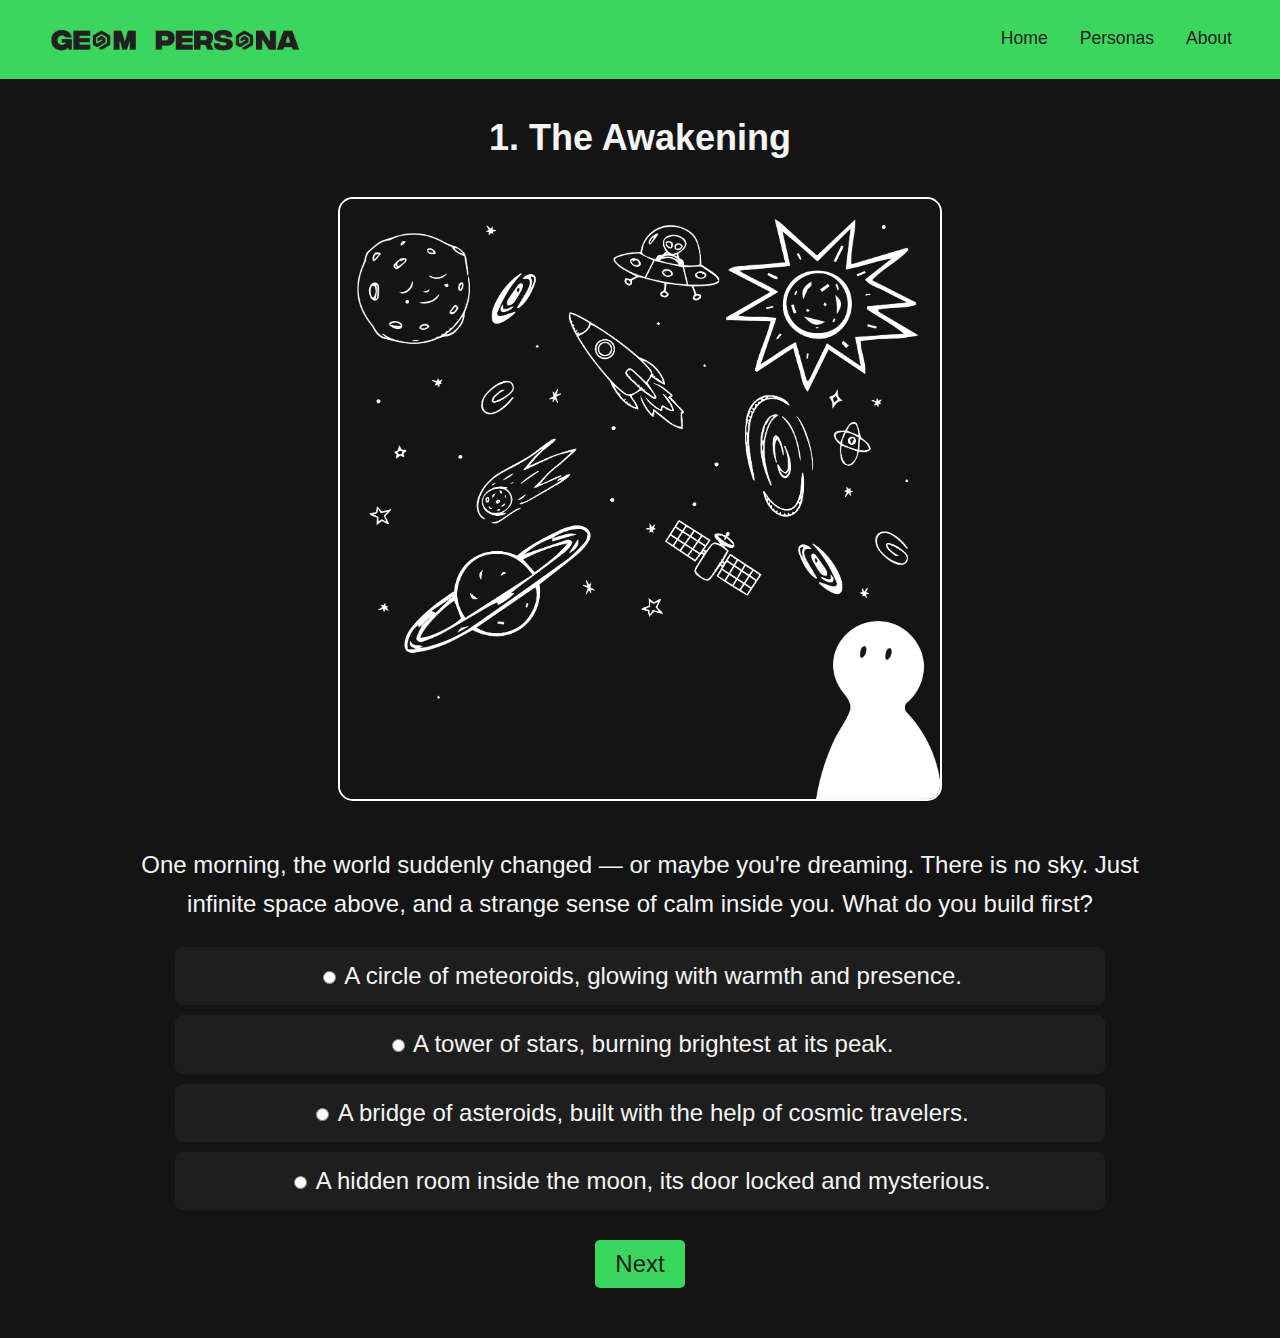
<file: quiz.html>
<!-- quiz.html -->
<!DOCTYPE html>
<html lang="en">
<head>
  <meta charset="UTF-8" />
  <meta name="viewport" content="width=device-width, initial-scale=1.0" />
  <title>Geom Persona Quiz</title>
  <link rel="stylesheet" href="styles.css" />
  <link rel="icon" href="img/window-logo-03.jpg" type="image/png">
</head>
<body>
  <nav class="navbar">
    <div class="nav-logo">
      <img src="img/logo-01.png" alt="Geom Persona Logo" style="width:20vw;vertical-align:middle;">
    </div>
    <ul class="nav-links">
      <li><a href="index.html">Home</a></li>
      <li><a href="personas.html">Personas</a></li>
      <li><a href="about.html">About</a></li>
    </ul>
  </nav>
  <div class="container">
    <form id="quizForm"></form>
    <button id="nextBtn" onclick="nextQuestion()" style="display:none;">Next</button>
    <div id="result"></div>
  </div>
  <script>
    const questions = [
      {
        text: "One morning, the world suddenly changed — or maybe you're dreaming. There is no sky. Just infinite space above, and a strange sense of calm inside you. What do you build first?",
        img: "img/quiz-01.jpg",
        options: ["A", "B", "C", "D"]
      },
      {
        text: "The universe noticed that you built something within their territory. Something tugs at your spirit — a kind of energy. What kind of energy draws you in?",
        img: "img/quiz-02.jpg",
        options: ["A", "B", "C", "D"]
      },
      {
        text: "There is no one, but something pulses in the distance — sound without origin. You listen. What do you hear?",
        img: "img/quiz-03.jpg",
        options: ["A", "B", "C", "D"]
      },
      {
        text: "A figure appears. You don’t know its name, only that the figure needs something from you. What role do you play in its story?",
        img: "img/quiz-04.jpg",
        options: ["A", "B", "C", "D"]
      },
      {
        text: "Interacting with the figure triggered a surge of power within you. One action. One imprint. How do you use it?",
        img: "img/quiz-05.jpg",
        options: ["A", "B", "C", "D"]
      },
      {
        text: "The power you used accidentally opened the reflector of stars. In this world, identity is fluid — unless you define it. What makes you feel most like yourself?",
        img: "img/quiz-06.jpg",
        options: ["A", "B", "C", "D"]
      },
      {
        text: "The universe sent the stars to observe you. They see something in you. What do they see?",
        img: "img/quiz-07.jpg",
        options: ["A", "B", "C", "D"]
      }
    ];

    const optionTexts = {
      0: {
        A: "A circle of meteoroids, glowing with warmth and presence.",
        B: "A tower of stars, burning brightest at its peak.",
        C: "A bridge of asteroids, built with the help of cosmic travelers.",
        D: "A hidden room inside the moon, its door locked and mysterious."
      },
      1: {
        A: "The urge to connect with unknown beings.",
        B: "The darkness pulling me in — mysterious, maybe dangerous, but irresistible.",
        C: "A wave of solitude that brings unexpected peace.",
        D: "The steady pull that keeps everything grounded."
      },
      2: {
        A: "Planets colliding in a playful cosmic dance.",
        B: "A deep silence, yet ripples echo endlessly.",
        C: "A melody from childhood, soft and familiar.",
        D: "The roar of rocket engines — loud, thrilling, alive."
      },
      3: {
        A: "The one who listens and remembers.",
        B: "The one who dares them to leap.",
        C: "The one who connects them to what they’re missing.",
        D: "The one who plans and keeps things together."
      },
      4: {
        A: "Letting it float above my hand, warming the air around us.",
        B: "Launching it skyward to break open the darkness.",
        C: "Whispering to it, unlocking something unseen.",
        D: "Shaping it slowly into something lasting and real."
      },
      5: {
        A: "A quiet forest, always alive beneath the calm.",
        B: "A wildfire — warm, bright, sometimes overwhelming.",
        C: "A sky full of stars, each one unique.",
        D: "A clean blueprint, crafted with care."
      },
      6: {
        A: "A steady light, always there to guide.",
        B: "A spark in motion — brief, wild, unforgettable.",
        C: "A shifting lens—never the same twice.",
        D: "A monolith — patient, enduring, unmoved."
      }
    };

    const questionTitles = [
      "The Awakening",
      "The Pull",
      "The Sound",
      "The Other",
      "The Surge",
      "The Mirror",
      "The Gaze"
    ];

    // MBTI mapping for each question/option
    // Each question tests a dimension: E/I, S/N, T/F, J/P, E/I, S/N, T/F
    const mbtiMap = [
      { A: 'E', B: 'I', C: 'E', D: 'I' }, // Q1
      { A: 'S', B: 'N', C: 'S', D: 'N' }, // Q2
      { A: 'T', B: 'F', C: 'T', D: 'F' }, // Q3
      { A: 'J', B: 'P', C: 'J', D: 'P' }, // Q4
      { A: 'E', B: 'I', C: 'E', D: 'I' }, // Q5
      { A: 'S', B: 'N', C: 'S', D: 'N' }, // Q6
      { A: 'T', B: 'F', C: 'T', D: 'F' }  // Q7
    ];

    // Map MBTI type to persona image and name (add your own images/names for all 16 types)
    const mbtiToPersona = {
  ISTJ: { name: "The Pillar", img: "img/geom-persona-02.jpg" },
  ISFJ: { name: "The Lock", img: "img/geom-persona-12.jpg" },
  INFJ: { name: "The Mirror", img: "img/geom-persona-06.jpg" },
  INTJ: { name: "The Tower", img: "img/geom-persona-15.jpg" },
  ISTP: { name: "The Stack", img: "img/geom-persona-13.jpg" },
  ISFP: { name: "The Hollow", img: "img/geom-persona-14.jpg" },
  INFP: { name: "The Drift", img: "img/geom-persona-10.jpg" },
  INTP: { name: "The Arc", img: "img/geom-persona-05.jpg" },
  ESTP: { name: "The Spark", img: "img/geom-persona-07.jpg" },
  ESFP: { name: "The Beacon", img: "img/geom-persona-16.jpg" },
  ENFP: { name: "The Fractal", img: "img/geom-persona-04.jpg" },
  ENTP: { name: "The Prism", img: "img/geom-persona-11.jpg" },
  ESTJ: { name: "The Apex", img: "img/geom-persona-03.jpg" },
  ESFJ: { name: "The Hive", img: "img/geom-persona-08.jpg" },
  ENFJ: { name: "The Orb", img: "img/geom-persona-01.jpg" },
  ENTJ: { name: "The Shift", img: "img/geom-persona-09.jpg" }
};

    function getOptionText(questionIndex, option) {
      return optionTexts[questionIndex][option];
    }

    let currentQuestion = 0;
    const answers = [];

    function showQuestion() {
      const form = document.getElementById("quizForm");
      form.innerHTML = "";
      const q = questions[currentQuestion];
      const div = document.createElement("div");
      div.className = "question";
      div.style.display = "block";
      div.innerHTML = `
        <h2>${currentQuestion + 1}. ${questionTitles[currentQuestion]}</h2>
        <img src="${q.img}" alt="Question image" />
        <p>${q.text}</p>
      `;
      q.options.forEach(opt => {
        div.innerHTML += `
          <div class="options">
            <label>
              <input type="radio" name="q${currentQuestion}" value="${opt}" required /> ${getOptionText(currentQuestion, opt)}
            </label>
          </div>
        `;
      });
      form.appendChild(div);
      document.getElementById("nextBtn").style.display = "block";
    }

    function nextQuestion() {
      const selected = document.querySelector(`input[name="q${currentQuestion}"]:checked`);
      if (!selected) {
        alert("Please select an option before proceeding.");
        return;
      }
      answers.push(selected.value);
      currentQuestion++;
      if (currentQuestion < questions.length) {
        showQuestion();
      } else {
        showResult();
      }
    }

    function getMBTI(answers) {
      const counts = { E: 0, I: 0, S: 0, N: 0, T: 0, F: 0, J: 0, P: 0 };
      answers.forEach((ans, idx) => {
        const letter = mbtiMap[idx][ans];
        counts[letter]++;
      });
      const mbti =
        (counts.E >= counts.I ? 'E' : 'I') +
        (counts.S >= counts.N ? 'S' : 'N') +
        (counts.T >= counts.F ? 'T' : 'F') +
        (counts.J >= counts.P ? 'J' : 'P');
      return mbti;
    }

    function showResult() {
      document.getElementById("quizForm").style.display = "none";
      document.getElementById("nextBtn").style.display = "none";
      const mbti = getMBTI(answers);
      const persona = mbtiToPersona[mbti];
      document.getElementById("result").style.display = "block";
      document.getElementById("result").innerHTML = `
        <h3>Your Persona is:</h3>
        <img src="${persona.img}" alt="${persona.name}" />
        <p style="text-align:center;">This is your cosmic reflection according to the stars.</p>
      `;
      
    }

    // Show the first question on page load
    window.onload = showQuestion;
  </script>
</body>
</html>
</file>
<file: styles.css>
.navbar {
  width: 100vw;
  position: relative;
  left: 50%;
  right: 50%;
  margin-left: -50vw;
  margin-right: -50vw;
  margin-top: -3vh;
  box-sizing: border-box;
  display: flex;
  justify-content: space-between;
  align-items: center;
  background: #3bd65d; /* your green color */
  padding: 24px 48px;
  min-height: 80px;
}
.nav-logo {
  display: flex;
  align-items: center;
  margin-top: 0.5rem;
}
.nav-links {
  list-style: none;
  display: flex;
  gap: 32px;
  margin: 0;
  padding: 0;
}
.nav-links li {
  display: inline;
}
.nav-links a {
  color: #231f20;
  text-decoration: none;
  font-weight: normal;
  font-size: 1.1rem;
  transition: color 0.2s;
}
.nav-links a:hover {
  color: #013a00;
  font-weight: bolder;
  
}
.start-title {
    margin-top: 100px;
}
.descbox{
    max-width: 450px;
    margin: auto;
}
.start-description {
    margin-top: 20px;
    font-size: 1.2rem;
    color: #f4f4f4;
}
.start-pic {
    width: 100%;
    max-width: 500px;
}
body {
      font-family: 'Segoe UI', sans-serif;
      font-size: 1.5rem;
      background-color: #141414;
      color: #f4f4f4;
      margin: 0;
      padding: 20px;
      line-height: 1.6;
      overflow-x: hidden;
    }
    .container {
      max-width: 800px;
      margin: auto;
      text-align: center;
    }
    .question, #result {
      display: none;
    }
    .question img {
      width: 100%;
      border-radius: 15px;
      margin-bottom: 10px;
      max-width: 600px;
      border: white 2px solid;
    }

    #result img {
      width: 100%;
      border-radius: 15px;
      margin-bottom: 10px;
      max-width: 1000px;
      border: white 2px solid;
    }
    .options label {
      display: block;
      background-color: #1e1e1e;
      padding: 10px 15px;
      margin: 10px auto;
      width: 90%;
      border-radius: 8px;
      cursor: pointer;
      transition: background 0.3s ease;
    }
    .options label:hover {
      background-color: #333;
    }
    button {
      background: #3bd65d;
      color: rgb(28, 28, 28);
      border: none;
      padding: 10px 20px;
      font-size: 1em;
      border-radius: 5px;
      cursor: pointer;
      margin: 30px auto;
      display: block;
    }
    #startBtn {
      margin-top: 40px;
    }
    .start-btn {
  display: inline-block;
  background: #3bd65d;
  color: #131313;
  padding: 12px 28px;
  border-radius: 6px;
  font-size: 1.1rem;
  font-weight: bold;
  text-decoration: none;
  margin-top: 24px;
  transition: background 0.2s;
}
.start-btn:hover {
  background: #31ad4c;
  color: #ffffff;
}

.discover-pers {
  display: inline-block;
  background: #3bd65d;
  color: #131313;
  padding: 12px 28px;
  border-radius: 6px;
  font-size: 1.1rem;
  font-weight: 500;
  text-decoration: none;
  margin-top: 24px;
  transition: background 0.2s;
}
.discover-pers:hover {
  background: #31ad4c;
  color: #ffffff;
}
}

/* Add this to your styles.css */
input[type="radio"] {
  accent-color: #3bd65d; 
}

/* styles.css */
 .container {
      max-width: 1000px;
      margin: auto;
    }
    h1 {
      text-align: center;
      margin-bottom: 40px;
    }
    .persona {
      margin-bottom: 60px;
      display: flex;
      flex-direction: column;
      align-items: center;
      border-bottom: 1px solid #3bd65d;
      padding-bottom: 40px;
    }
    .persona img {
      width: 100%;
      max-width: 400px;
      border-radius: 12px;
      margin-bottom: 15px;
    }
    .persona h2 {
      margin-bottom: 10px;
    }
    .persona p {
      max-width: 700px;
      text-align: center;
      font-size: 1em;
      line-height: 1.6;
    }

/* persona.html */

.geom-personas-container {
  max-width: 1000px;
  margin: auto;
  padding: 20px;
  color: #f4f4f4;
  background-color: #0a0a0a;
}

.geom-persona {
  margin-bottom: 60px;
  display: flex;
  flex-direction: column;
  align-items: center;
  border-bottom: 1px solid #333;
  padding-bottom: 40px;
}

.geom-persona img {
  width: 100%;
  max-width: 400px;
  border-radius: 12px;
  margin-bottom: 15px;
}

.geom-persona h2 {
  margin-bottom: 10px;
}

.geom-persona p {
  max-width: 700px;
  text-align: center;
  font-size: 1em;
  line-height: 1.6;
}

/* About page */
.section-light {
  max-width: 800px;
  margin: 0 auto;
  padding: 4rem 1.5rem;
}

.section-title {
  font-size: 2.5rem;
  font-weight: 600;
  margin-bottom: 2rem;
  text-align: center;
}

.subheading {
  font-size: 1.6rem;
  margin-top: 3rem;
  margin-bottom: 1rem;
  font-weight: 500;
  border-left: 4px solid #3bd65d;
  padding-left: 1rem;
    margin-top: 5rem;
}

.intro-text {
  margin-bottom: 1.5rem;
  font-size: 1.5rem;
  text-align: center;
}

.feature-list {
  list-style: none;
  padding-left: 0;
  margin-bottom: 3rem;
}

.feature-list li {
  margin-bottom: 1rem;
  padding-left: 1.5rem;
  position: relative;
}

.feature-list li::before {
  content: '🟐';
  position: absolute;
  left: 0;
  color: #3bd65d;
}

/* Footer */
.about-footer {
  margin-top: 4rem;
  font-size: 0.95rem;
  text-align: center;
  color: #888;
  border-top: 1px solid #eee;
  padding-top: 2rem;
}

/* Responsive */
@media (max-width: 600px) {
  .section-title {
    font-size: 2rem;
  }

  .subheading {
    font-size: 1.3rem;
  }
}


@media (max-width: 700px) {
  .navbar {
    flex-direction: row;
    align-items: center;
    padding: 10px 6px;
    min-height: unset;
  }
  .nav-logo {
    margin-bottom: -0.1rem;
    margin-left: 1rem;
    font-size: 1rem;
  }
  .nav-links {
    flex-direction: row;
    gap: 12px;
    width: auto;
    align-items: center;
  }
  .nav-links li {
    display: inline;
    width: auto;
    margin-bottom: 0;
  }
  .nav-links a {
    font-size: 0.80rem;
    padding: 6px 0;
    display: inline-block;
    margin-right: 1rem;
    width: auto;
  }
  .container {
    max-width: 98vw;
    padding: 10px;
  }
  .question img {
    max-width: 98vw;
  }

  #result img {
    max-width:  200vw;
  }
  .options label {
    font-size: 1rem;
    padding: 10px 8px;
    width: 100%;
  }
  button, .start-btn {
    font-size: 1rem;
    padding: 10px 8px;
    width: 100%;
    box-sizing: border-box;
  }
}
</file>
